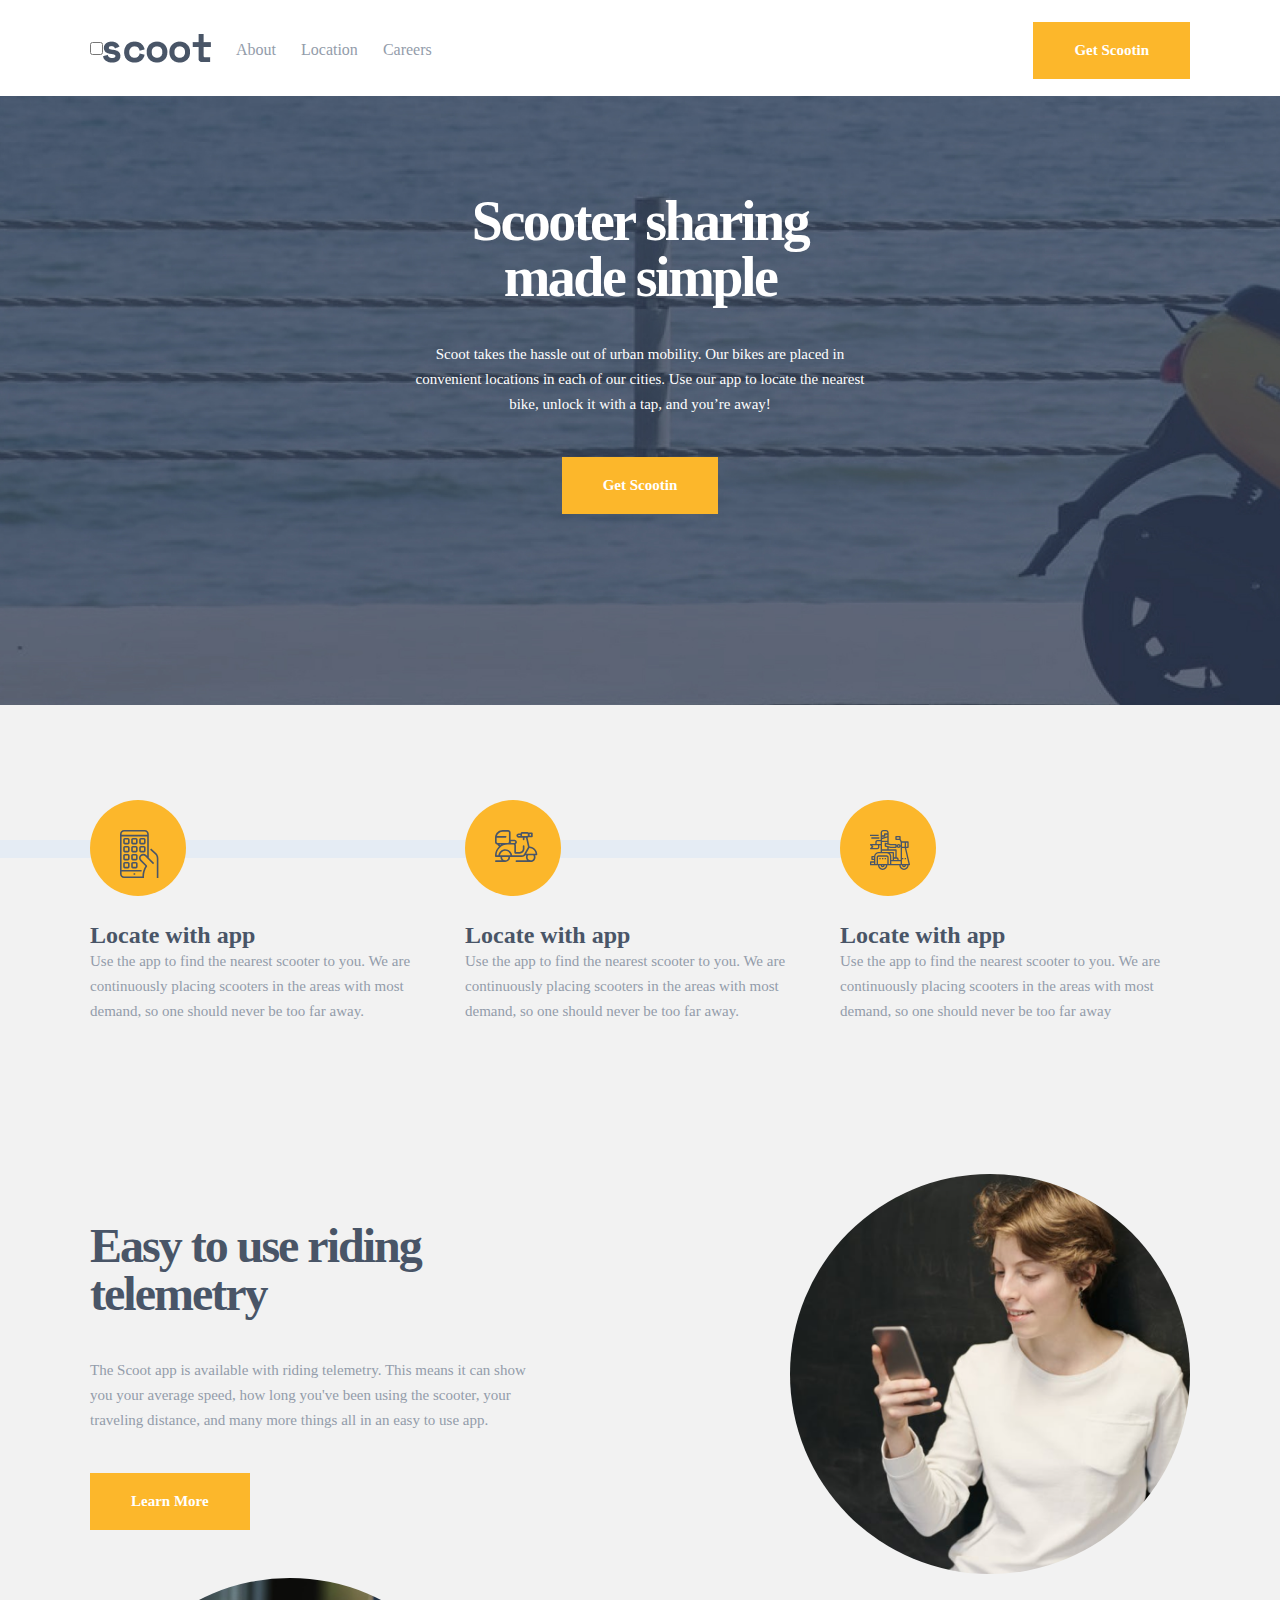
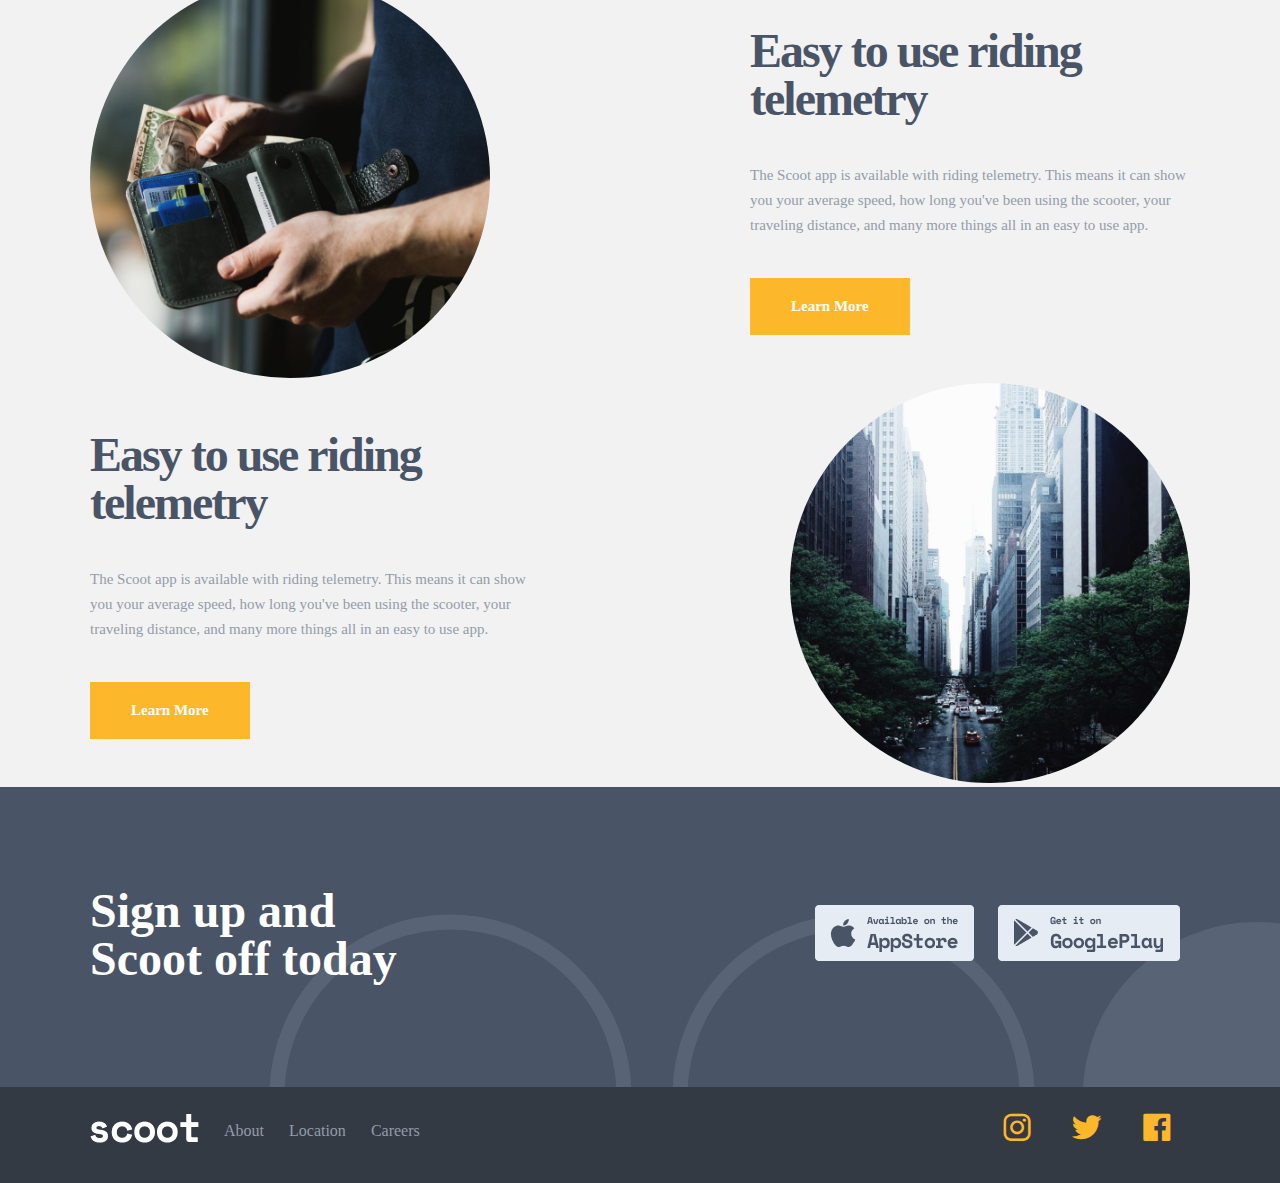
<file: index.html>
<!DOCTYPE html>
<html lang="en">

<head>
    <meta charset="UTF-8">
    <meta http-equiv="X-UA-Compatible" content="IE=edge">
    <meta name="viewport" content="width=device-width, initial-scale=1.0">
    <!-- box- icon -->
    <link href='https://unpkg.com/boxicons@2.1.4/css/boxicons.min.css' rel='stylesheet'>
    <!-- main-css -->
    <link rel="stylesheet" href="./stayles/stayle.min.css">
    <title>Scoot</title>
</head>

<body>
    <header>
        <div class="container">
            <nav class="nav">
                <ul class="nav__ul">
                    <li class="nav__ul__li">  
                        <input type="checkbox" class="check" id="checked">
                        <label for="checked" class="menue">
                            <i class='bx bx-menu nav__ul__li-manu'></i>

                            
                        
                        
                        </li>
                    <li class="nav__ul__li"><a href="#"><img src="./img/scoot.png" alt="logo"
                                class="nav__ul__li-logo"></a></li>
                    <li class="nav__ul__li"><a href="./pages/aboute.html" class="nav__ul__li-link">About</a></li>
                    <li class="nav__ul__li"><a href="./pages/locations.html" class="nav__ul__li-link">Location</a></li>
                    <li class="nav__ul__li"><a href="./pages/careers.html" class="nav__ul__li-link">Careers</a></li>
                </ul>
                <div class="nav__btn">
                    <button class="btn">Get Scootin</button>
                </div>
            </nav>
    </header>
    <main>
        <section class="header">
            <div class="container">
                <div class="header__wrapper">
                    <div class="header__wrapper__title">
                        <h1>Scooter sharing made simple</h1>
                        <p>Scoot takes the hassle out of urban mobility. Our bikes are placed in convenient locations in
                            each of our cities. Use our app to locate the nearest bike, unlock it with a tap, and you’re
                            away!</p>
                        <button class="btn">Get Scootin</button>
                    </div>
                </div>
            </div>
        </section>
        <section>
            <div class="container">
                <div class="location">
                    <div class="location__wrapper">
                        <div class="location__wrapper__card">
                            <div class="location__wrapper__card-img"><img src="./img/CombinedShape.svg" alt=""></div>
                            <div class="">
                                <h3>Locate with app</h3>
                                <p>Use the app to find the nearest scooter to you. We are continuously placing scooters
                                    in the areas with most demand, so one should never be too far away. </p>
                            </div>
                        </div>
                        <div class="location__wrapper__card">
                            <div class="location__wrapper__card-img"><img src="./img/Shape.svg" alt=""> </div>
                            <div class="">
                                <h3>Locate with app</h3>
                                <p>Use the app to find the nearest scooter to you. We are continuously placing scooters
                                    in the areas with most demand, so one should never be too far away. </p>
                            </div>
                        </div>
                        <div class="location__wrapper__card">
                            <div class="location__wrapper__card-img"><img src="./img/Shape-1.svg" alt=""></div>
                            <div class="">
                                <h3>Locate with app</h3>
                                <p>Use the app to find the nearest scooter to you. We are continuously placing scooters
                                    in the areas with most demand, so one should never be too far away</p>
                            </div>

                        </div>
                    </div>
                </div>
        </section>
        <section>
            <div class="container">
                <div class="easy">
                    <div class="easy__wrapper">
                        <div class="easy__wrapper__title">
                            <h2>Easy to use riding telemetry</h2>
                            <p>The Scoot app is available with riding telemetry. This means it can show you your average
                                speed, how long you've been using the scooter, your traveling distance, and many more
                                things all in an easy to use app.</p>
                            <button class="btn">Learn More</button>
                        </div>
                        <div class="easy__wrapper__img"><img src="./img/Bitmap11.png" alt="img"
                                srcset="./img/Bitmap11@2x.png 2x , ./img/Bitmap11.png 1x "></div>
                    </div>
                    <div class="easy__wrapper">
                        <div class="easy__wrapper__img"><img src="./img/Bitmap-12.png alt=" img-12"
                                srcset=" ./img/Bitmap12@2x-2.png 2x, ./img/Bitmap-12.png 1x "></div>
                        <div class="easy__wrapper__title">
                            <h2>Easy to use riding telemetry</h2>
                            <p>The Scoot app is available with riding telemetry. This means it can show you your average
                                speed, how long you've been using the scooter, your traveling distance, and many more
                                things all in an easy to use app.</p>
                            <button class="btn">Learn More</button>
                        </div>
                    </div>
                    <div class="easy__wrapper">
                        <div class="easy__wrapper__title">
                            <h2>Easy to use riding telemetry</h2>
                            <p>The Scoot app is available with riding telemetry. This means it can show you your average
                                speed, how long you've been using the scooter, your traveling distance, and many more
                                things all in an easy to use app.</p>
                            <button class="btn">Learn More</button>
                        </div>
                        <div class="easy__wrapper__img"><img src="./img/Bitmap-13.png" alt="img-13"
                                srcset=" ./img/Bitmap13@2x-1.png 2x , ./img/Bitmap-13.png 1x "></div>
                    </div>
                </div>
            </div>
        </section>
        <section class="sign">
            <div class="container">
                <div class="sign__wrapper">
                    <span class="sign__wrapper__title">Sign up and Scoot off today</span>
                    <div class="sign__wrapper__box">
                        <img src="./img/Group28.png" alt="apple">
                        <img src="./img/Group29.png" alt="android">
                    </div>
                </div>
            </div>

        </section>
    </main>
    <footer>
        <div class="container">
            <div class="footer">
                <ul class="footer__ul">
                    <li class="footer__ul__li"><a href="#"><img src="./img/scoot-1.png" alt="logo"
                                class="footer__ul__li-logo"></a></li>
                    <li class="footer__ul__li"><a href="./pages/aboute.html" class="footer__ul__li-link">About</a></li>
                    <li class="footer__ul__li"><a href="./pages/locations.html" class="footer__ul__li-link">Location</a>
                    </li>
                    <li class="footer__ul__li"><a href="./pages/careers.html" class="footer__ul__li-link">Careers</a>
                    </li>
                </ul>
                <div class="footer__icon">
                    <a href="https://www.instagram.com/" target="_blank"><i class='bx bxl-instagram'></i></a>
                    <a href="https://twitter.com/" target="_blank"> <i class='bx bxl-twitter'></i></a>
                    <a href="https://www.facebook.com/" target="_blank"><i class='bx bxl-facebook-square'></i></a>
                </div>
            </div>

        </div>
    </footer>
</body>

</html>
</file>
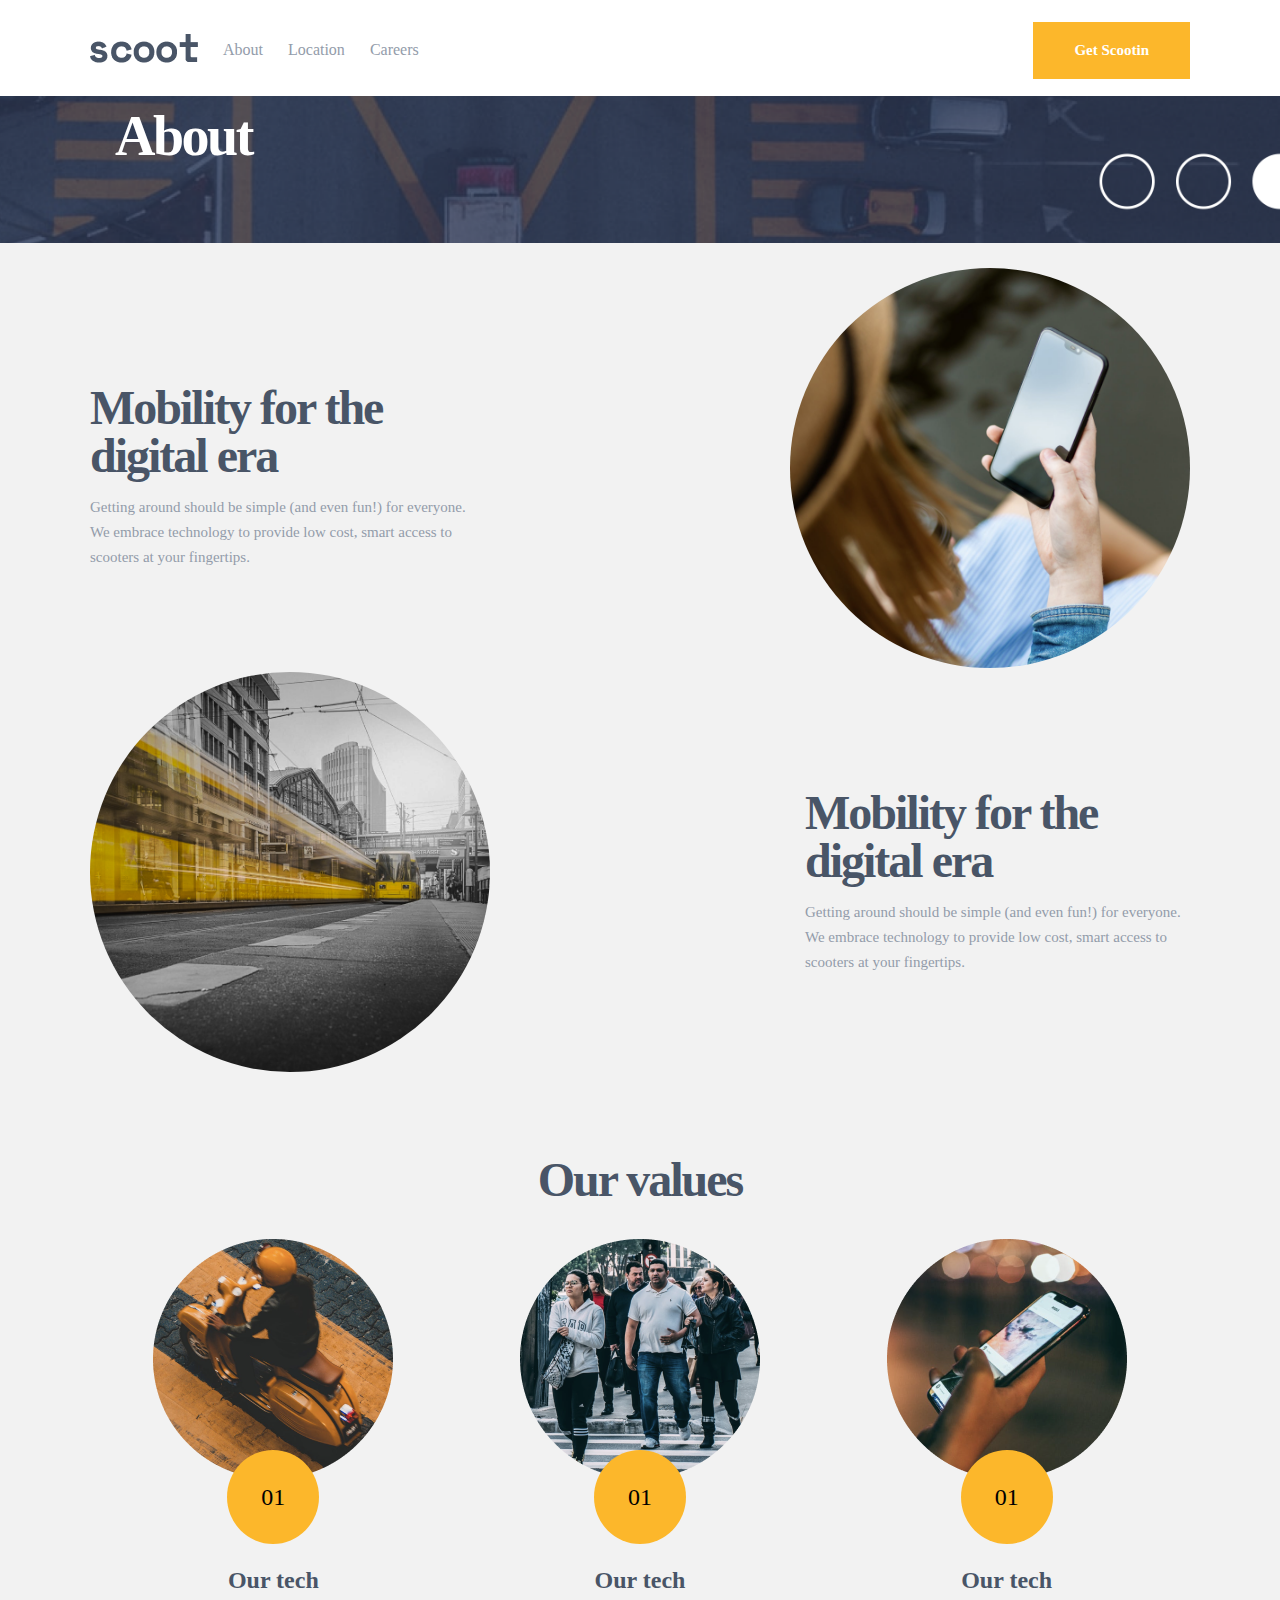
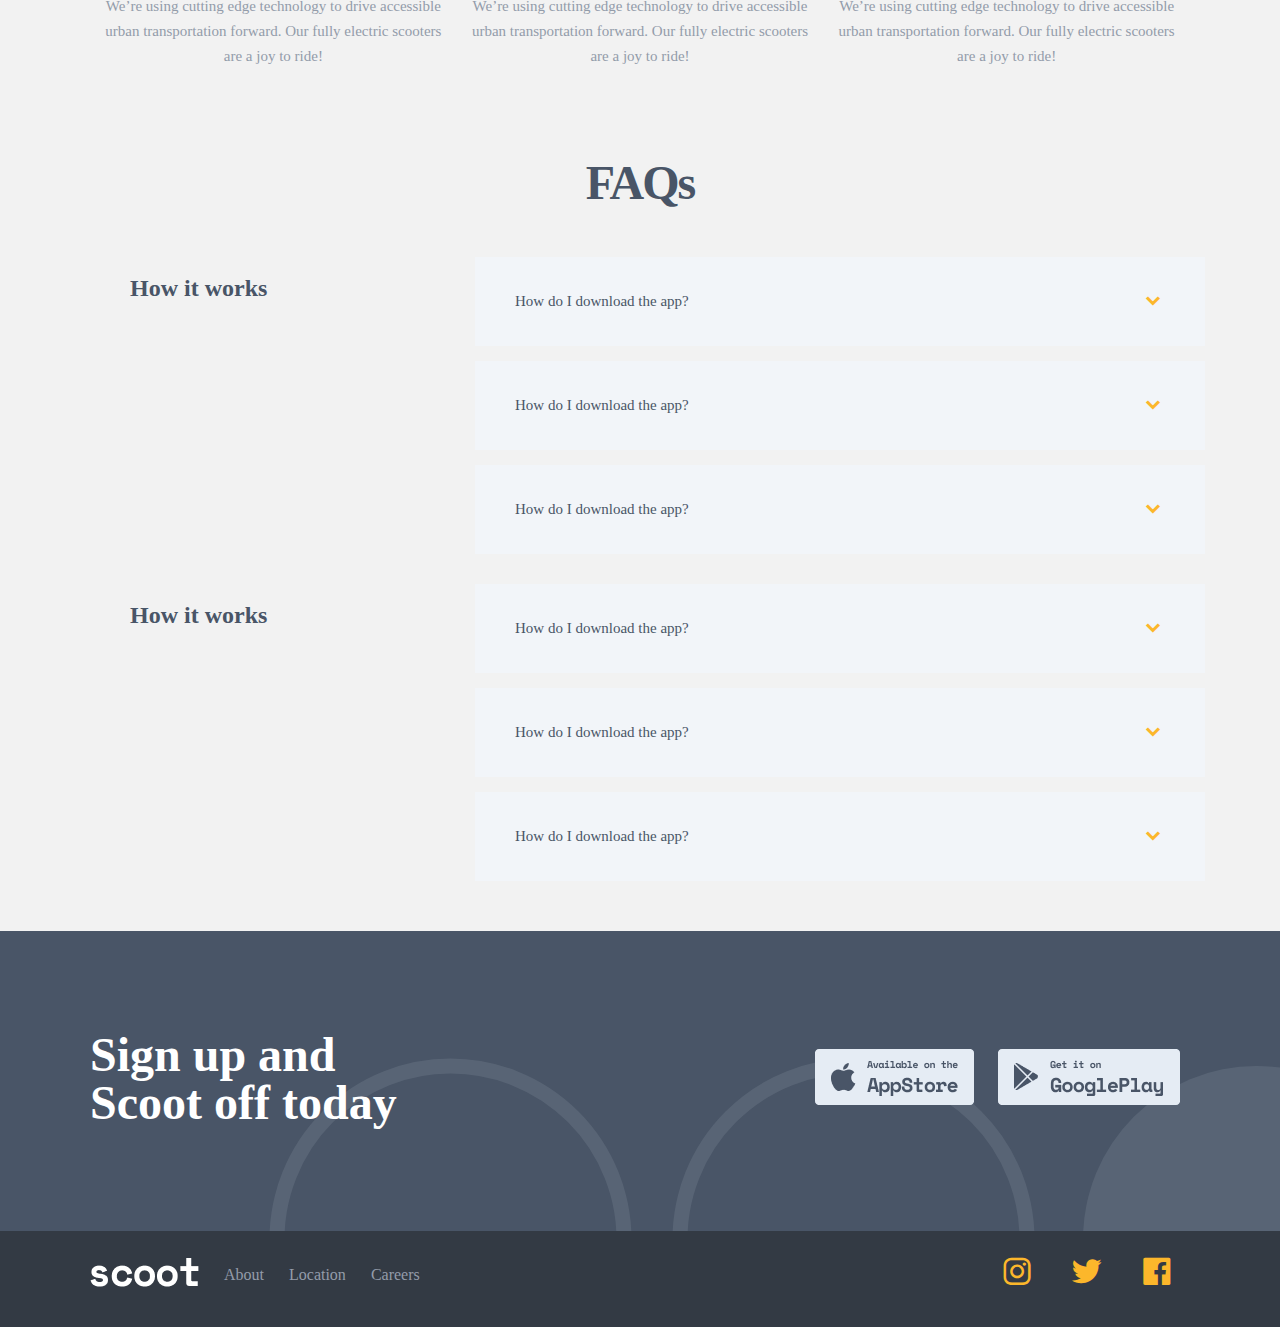
<file: pages/aboute.html>
<!DOCTYPE html>
<html lang="en">

<head>
    <meta charset="UTF-8">
    <meta http-equiv="X-UA-Compatible" content="IE=edge">
    <meta name="viewport" content="width=device-width, initial-scale=1.0">
    <!-- box- icon -->
    <link href='https://unpkg.com/boxicons@2.1.4/css/boxicons.min.css' rel='stylesheet'>
    <!-- main-css -->
    <link rel="stylesheet" href="../stayles/stayle.min.css">
    <title>Scoot</title>
</head>

<body>
    <header>
        <div class="container">
            <nav class="nav">
                <ul class="nav__ul">
                    <li class="nav__ul__li"><i class='bx bx-menu nav__ul__li-manu'></i></li>
                    <li class="nav__ul__li"><a href="../index.html"><img src="../img/scoot.png" alt="logo"
                                class="nav__ul__li-logo"></a></li>
                    <li class="nav__ul__li"><a href="aboute.html" class="nav__ul__li-link">About</a></li>
                    <li class="nav__ul__li"><a href="locations.html" class="nav__ul__li-link">Location</a></li>
                    <li class="nav__ul__li"><a href="careers.html" class="nav__ul__li-link">Careers</a></li>
                </ul>
                <div class="nav__btn">
                    <button class="btn">Get Scootin</button>
                </div>
            </nav>
        </div>
    </header>
    <main>
        <section class="aboute">
            <div class="container">
                <div class="aboute__wrapper">
                    <div class="aboute__wrapper__title">
                        <h1>About</h1>
                    </div>
                </div>
            </div>
        </section>
        <section>
            <div class="container">
                <div class="mobile">
                    <div class="mobile__wrapper">
                        <div class="mobile__wrapper__title">
                            <h2>Mobility for the digital era</h2>
                            <p>Getting around should be simple (and even fun!) for everyone. We embrace technology to
                                provide low cost, smart access to scooters at your fingertips.</p>
                        </div>
                        <div class="mobile__wrapper__img">
                            <img src="../img/Bitma2.png" alt="">
                        </div>
                    </div>
                    <div class="mobile__wrapper">
                        <div class="mobile__wrapper__img">
                            <img src="../img/Bitm55.png" alt="">
                        </div>
                        <div class="mobile__wrapper__title">
                            <h2>Mobility for the digital era</h2>
                            <p>Getting around should be simple (and even fun!) for everyone. We embrace technology to
                                provide low cost, smart access to scooters at your fingertips.</p>
                        </div>

                    </div>
                </div>
            </div>
        </section>
        <section>
            <div class="container">
                <div class="value">
                    <h2>Our values</h2>
                    <div class="value__wrapper">
                        <div class="value__wrapper__card">
                            <div class="value__wrapper__card-img">
                                <img src="../img/BitmapCopy.png" alt="">
                                <span>01</span>
                            </div>
                            <div class="value__wrapper__card-title">
                                <h3>Our tech</h3>
                                <p>We’re using cutting edge technology to drive accessible urban transportation forward. Our fully electric scooters are a joy to ride!</p>
                            </div>
                        </div>
                        <div class="value__wrapper__card">
                            <div class="value__wrapper__card-img">
                                <img src="../img/BitmapCopy-1.png" alt="">
                                <span>01</span>
                            </div>
                            <div class="value__wrapper__card-title">
                                <h3>Our tech</h3>
                                <p>We’re using cutting edge technology to drive accessible urban transportation forward. Our fully electric scooters are a joy to ride!</p>
                            </div>
                        </div>
                        <div class="value__wrapper__card">
                            <div class="value__wrapper__card-img">
                                <img src="../img/BitmapCopy-2.png" alt="">
                                <span>01</span>
                            </div>
                            <div class="value__wrapper__card-title">
                                <h3>Our tech</h3>
                                <p>We’re using cutting edge technology to drive accessible urban transportation forward. Our fully electric scooters are a joy to ride!</p>
                            </div>
                        </div>
                    </div>
                </div>
            </div>
        </section>
        <section>
            <div class="container">
                <div class="faq">
                    <h2>FAQs</h2>
                    <div class="faq__wrapper">
                        <div class="faq__wrapper__right">
                            <h3>How it works</h3>
                        </div>
                        <div class="faq__wrapper__left">
                            <div class="faq__wrapper__left-box">
                                <h4>How do I download the app?</h4>
                                <i class='bx bxs-chevron-down'></i>
                            </div>
                            <div class="faq__wrapper__left-box">
                                <h4>How do I download the app?</h4>
                                <i class='bx bxs-chevron-down'></i>
                            </div>
                            <div class="faq__wrapper__left-box">
                                <h4>How do I download the app?</h4>
                                <i class='bx bxs-chevron-down'></i>
                            </div>
                        </div>
                    </div>
                    <div class="faq__wrapper">
                        <div class="faq__wrapper__right">
                            <h3>How it works</h3>                            
                        </div>
                        <div class="faq__wrapper__left">
                            <div class="faq__wrapper__left-box">
                                <h4>How do I download the app?</h4>
                                <i class='bx bxs-chevron-down'></i>
                            </div>
                            <div class="faq__wrapper__left-box">
                                <h4>How do I download the app?</h4>
                                <i class='bx bxs-chevron-down'></i>
                            </div>
                            <div class="faq__wrapper__left-box">
                                <h4>How do I download the app?</h4>
                                <i class='bx bxs-chevron-down'></i>
                            </div>
                        </div>
                    </div>
                </div>
            </div>
        </section>
        <section class="sign">
            <div class="container">
                <div class="sign__wrapper">
                    <span class="sign__wrapper__title">Sign up and Scoot off today</span>
                    <div class="sign__wrapper__box">
                        <img src="../img/Group28.png" alt="apple">
                        <img src="../img/Group29.png" alt="android">
                    </div>
                </div>
            </div>

        </section>
    </main>
    <footer>
        <div class="container">
            <div class="footer">
                <ul class="footer__ul">
                    <li class="footer__ul__li"><a href="../index.html"><img src="../img/scoot-1.png" alt="logo"
                                class="footer__ul__li-logo"></a></li>
                    <li class="footer__ul__li"><a href="aboute.html" class="footer__ul__li-link">About</a></li>
                    <li class="footer__ul__li"><a href="locations.html" class="footer__ul__li-link">Location</a>
                    </li>
                    <li class="footer__ul__li"><a href="careers.html" class="footer__ul__li-link">Careers</a>
                    </li>
                </ul>
                <div class="footer__icon">
                    <a href="https://www.instagram.com/" target="_blank"><i class='bx bxl-instagram'></i></a>
                    <a href="https://twitter.com/" target="_blank"> <i class='bx bxl-twitter'></i></a>
                    <a href="https://www.facebook.com/" target="_blank"><i class='bx bxl-facebook-square'></i></a>

                </div>
            </div>

        </div>
    </footer>
</body>

</html>
</file>
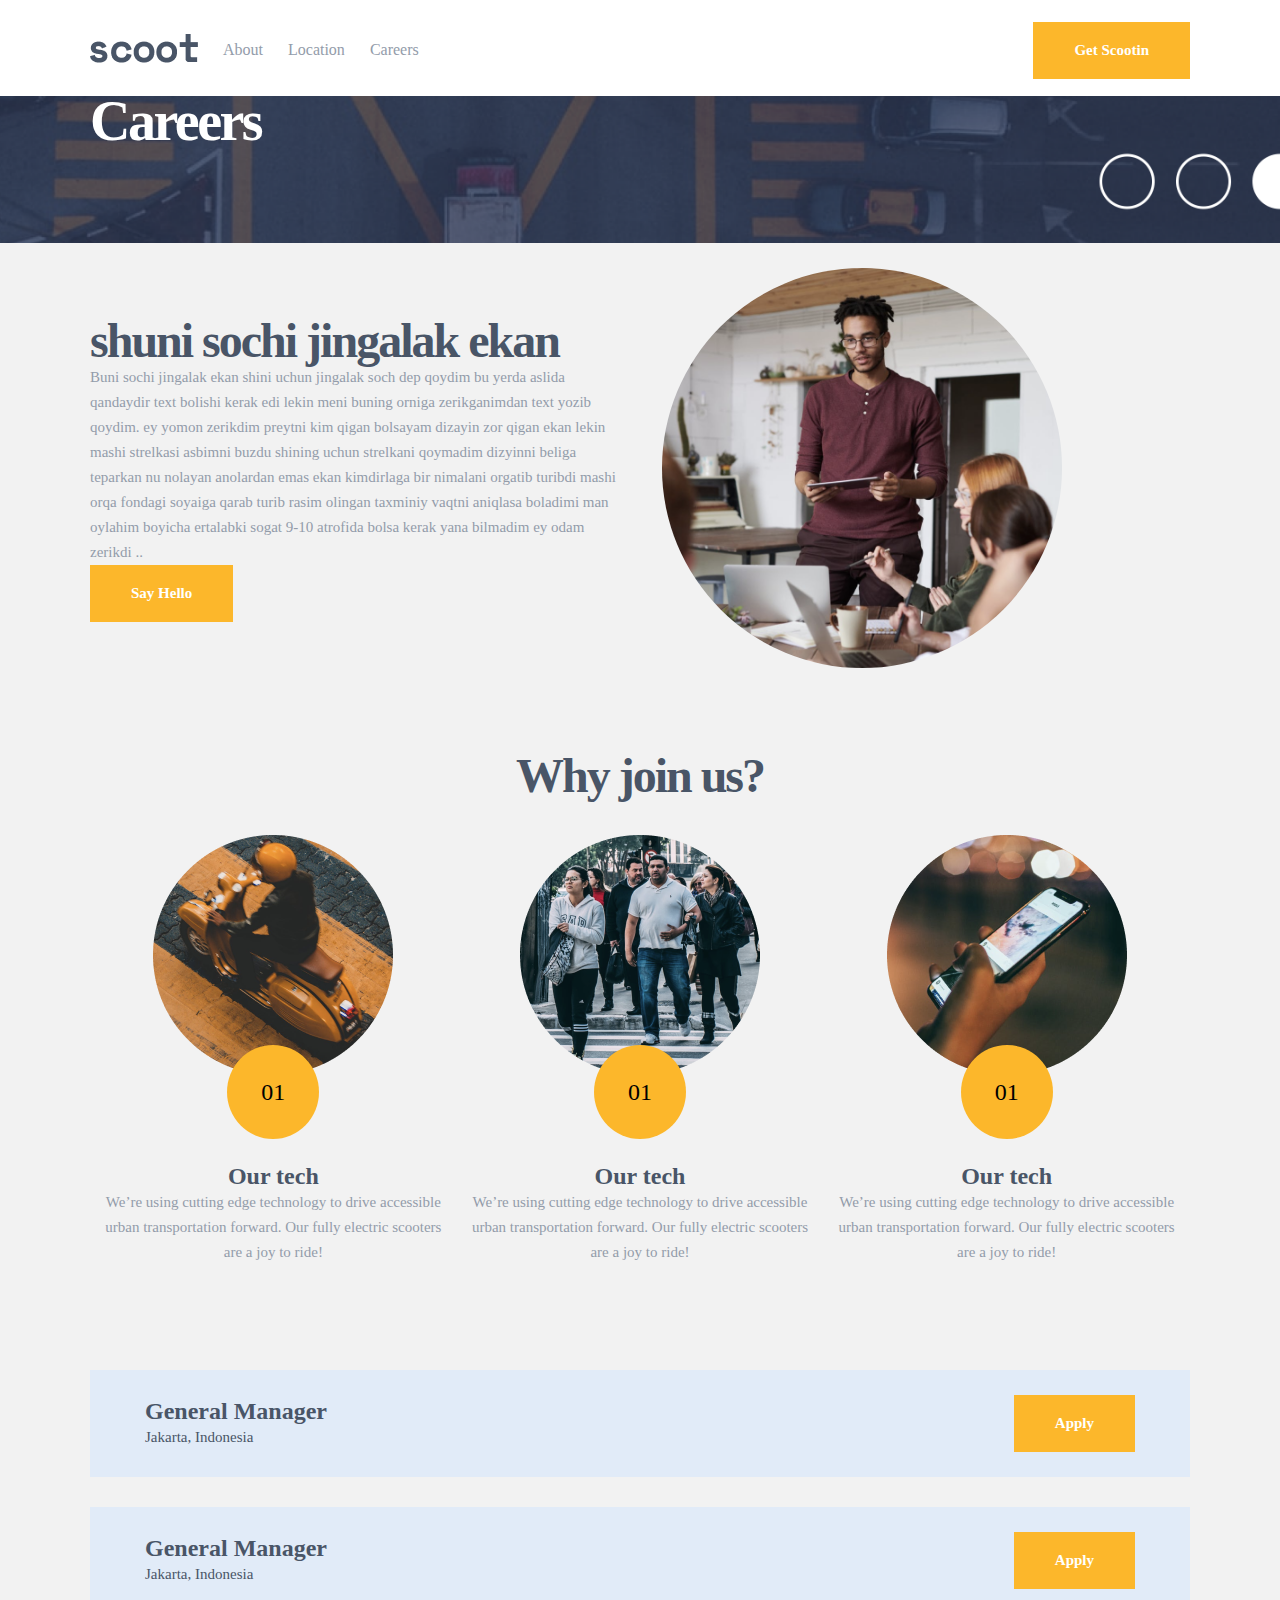
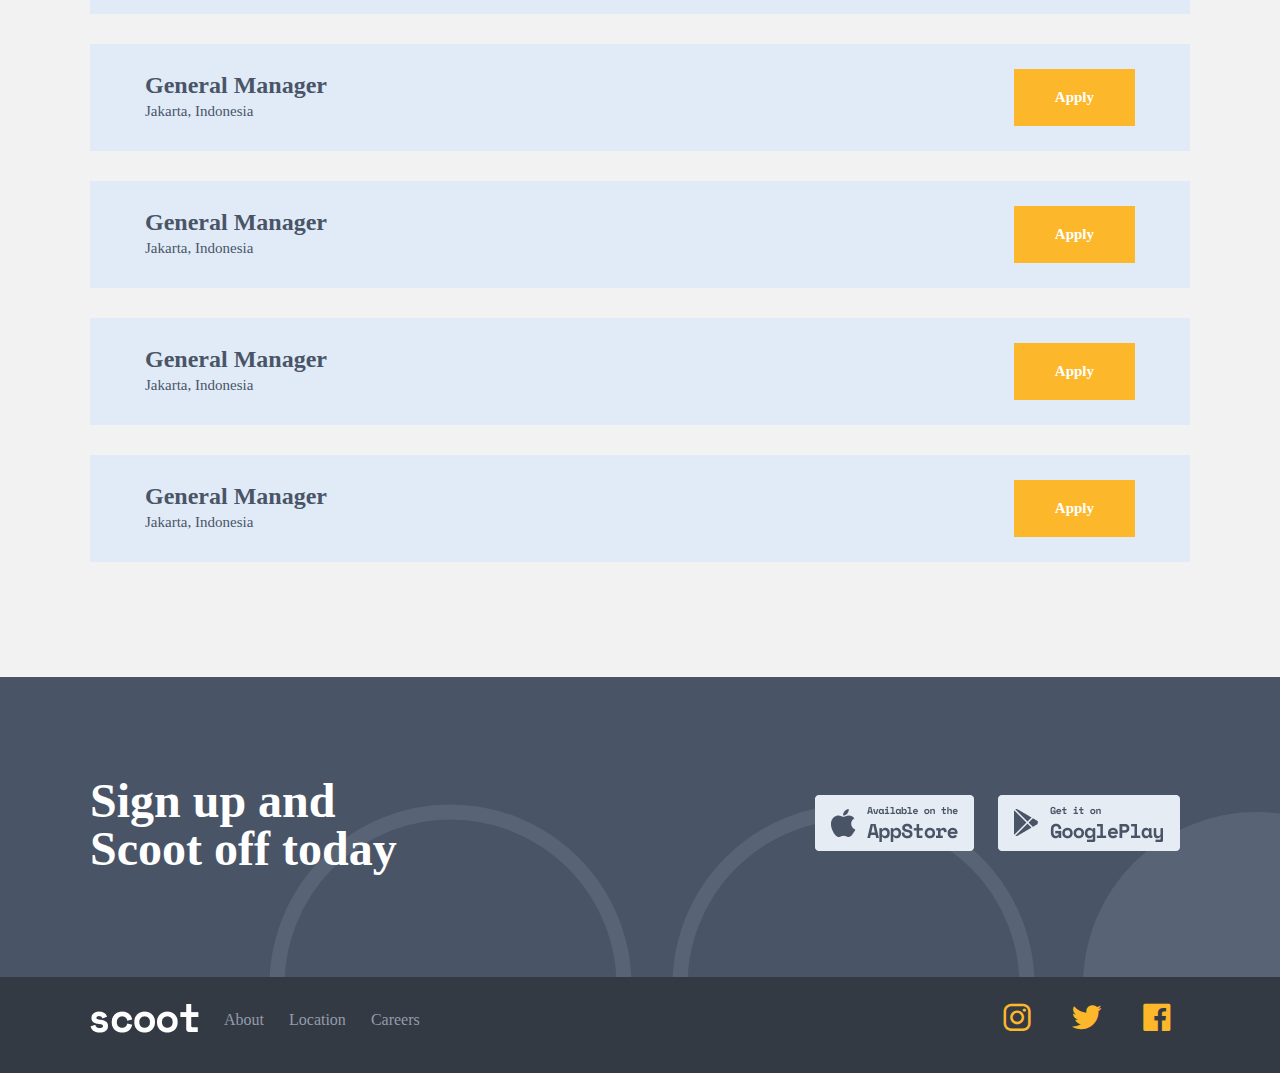
<file: pages/careers.html>
<!DOCTYPE html>
<html lang="en">

<head>
    <meta charset="UTF-8">
    <meta http-equiv="X-UA-Compatible" content="IE=edge">
    <meta name="viewport" content="width=device-width, initial-scale=1.0">
    <!-- box- icon -->
    <link href='https://unpkg.com/boxicons@2.1.4/css/boxicons.min.css' rel='stylesheet'>
    <!-- main-css -->
    <link rel="stylesheet" href="../stayles/stayle.min.css">
    <title>Scoot</title>
</head>

<body>
    <header>
        <div class="container">
            <nav class="nav">
                <ul class="nav__ul">
                    <li class="nav__ul__li"><i class='bx bx-menu nav__ul__li-manu'></i></li>
                    <li class="nav__ul__li"><a href="../index.html"><img src="../img/scoot.png" alt="logo"
                                class="nav__ul__li-logo"></a></li>
                    <li class="nav__ul__li"><a href="aboute.html" class="nav__ul__li-link">About</a></li>
                    <li class="nav__ul__li"><a href="locations.html" class="nav__ul__li-link">Location</a></li>
                    <li class="nav__ul__li"><a href="careers.html" class="nav__ul__li-link">Careers</a></li>
                </ul>
                <div class="nav__btn">
                    <button class="btn">Get Scootin</button>
                </div>
            </nav>
        </div>
    </header>
    <main>
        <section class="cersec">
            <div class="container">
                <div class="cercec__wrapper">
                    <h1>Careers</h1>
                </div>
            </div>
        </section>
        <section>
            <div class="container">
                <div class="jingalak">
                    <div class="jingalak__wrapper">
                        <div class="jingalak__wrapper__card">
                            <h2>shuni sochi jingalak ekan</h2>
                            <p>Buni sochi jingalak ekan shini uchun jingalak soch dep qoydim bu yerda aslida qandaydir text bolishi kerak edi lekin meni buning orniga zerikganimdan text yozib qoydim. ey yomon zerikdim preytni kim qigan bolsayam dizayin zor qigan ekan lekin mashi strelkasi asbimni buzdu shining uchun strelkani qoymadim dizyinni beliga teparkan  nu nolayan anolardan emas ekan kimdirlaga bir nimalani orgatib turibdi  mashi orqa fondagi soyaiga qarab turib rasim olingan taxminiy vaqtni aniqlasa boladimi man oylahim boyicha ertalabki sogat 9-10 atrofida bolsa kerak yana bilmadim    ey odam zerikdi ..</p>
                            <button class="btn">Say Hello</button>
                        </div>
                        <div class="jingalak__wrapper__card">
                            <img src="../img/Bitma3.png" alt="jimgalak">
                        </div>
                    </div>
                </div>
            </div>
        </section>
        <section>
            <div class="container">
                <div class="value">
                    <h2>Why join us?</h2>
                    <div class="value__wrapper">
                        <div class="value__wrapper__card">
                            <div class="value__wrapper__card-img">
                                <img src="../img/BitmapCopy.png" alt="">
                                <span>01</span>
                            </div>
                            <div class="value__wrapper__card-title">
                                <h3>Our tech</h3>
                                <p>We’re using cutting edge technology to drive accessible urban transportation forward. Our fully electric scooters are a joy to ride!</p>
                            </div>
                        </div>
                        <div class="value__wrapper__card">
                            <div class="value__wrapper__card-img">
                                <img src="../img/BitmapCopy-1.png" alt="">
                                <span>01</span>
                            </div>
                            <div class="value__wrapper__card-title">
                                <h3>Our tech</h3>
                                <p>We’re using cutting edge technology to drive accessible urban transportation forward. Our fully electric scooters are a joy to ride!</p>
                            </div>
                        </div>
                        <div class="value__wrapper__card">
                            <div class="value__wrapper__card-img">
                                <img src="../img/BitmapCopy-2.png" alt="">
                                <span>01</span>
                            </div>
                            <div class="value__wrapper__card-title">
                                <h3>Our tech</h3>
                                <p>We’re using cutting edge technology to drive accessible urban transportation forward. Our fully electric scooters are a joy to ride!</p>
                            </div>
                        </div>
                    </div>
                </div>
            </div>
        </section>
        <section>
            <div class="container">
                <div class="apply">
                    <div class="apply__wrapper">
                        <div class="apply__wrapper__card">
                            <div class="apply__wrapper__card-title">
                                <h3>General Manager</h3>
                                <h4>Jakarta, Indonesia</h4>    
                            </div>
                            <button class="btn">Apply</button>
                        </div>
                        <div class="apply__wrapper__card">
                            <div class="apply__wrapper__card-title">
                                <h3>General Manager</h3>
                                <h4>Jakarta, Indonesia</h4>    
                            </div>
                            <button class="btn">Apply</button>
                        </div>
                        <div class="apply__wrapper__card">
                            <div class="apply__wrapper__card-title">
                                <h3>General Manager</h3>
                                <h4>Jakarta, Indonesia</h4>    
                            </div>
                            <button class="btn">Apply</button>
                        </div>
                        <div class="apply__wrapper__card">
                            <div class="apply__wrapper__card-title">
                                <h3>General Manager</h3>
                                <h4>Jakarta, Indonesia</h4>    
                            </div>
                            <button class="btn">Apply</button>
                        </div>
                        <div class="apply__wrapper__card">
                            <div class="apply__wrapper__card-title">
                                <h3>General Manager</h3>
                                <h4>Jakarta, Indonesia</h4>    
                            </div>
                            <button class="btn">Apply</button>
                        </div>
                        <div class="apply__wrapper__card">
                            <div class="apply__wrapper__card-title">
                                <h3>General Manager</h3>
                                <h4>Jakarta, Indonesia</h4>    
                            </div>
                            <button class="btn">Apply</button>
                        </div>
                    </div>
                </div>
            </div>
        </section>
        <section class="sign">
            <div class="container">
                <div class="sign__wrapper">
                    <span class="sign__wrapper__title">Sign up and Scoot off today</span>
                    <div class="sign__wrapper__box">
                        <img src="../img/Group28.png" alt="apple">
                        <img src="../img/Group29.png" alt="android">
                    </div>
                </div>
            </div>

        </section>
    </main>
    <footer>
        <div class="container">
            <div class="footer">
                <ul class="footer__ul">
                    <li class="footer__ul__li"><a href="../index.html"><img src="../img/scoot-1.png" alt="logo"
                                class="footer__ul__li-logo"></a></li>
                    <li class="footer__ul__li"><a href="aboute.html" class="footer__ul__li-link">About</a></li>
                    <li class="footer__ul__li"><a href="locations.html" class="footer__ul__li-link">Location</a>
                    </li>
                    <li class="footer__ul__li"><a href="careers.html" class="footer__ul__li-link">Careers</a>
                    </li>
                </ul>
                <div class="footer__icon">
                    <a href="https://www.instagram.com/" target="_blank"><i class='bx bxl-instagram'></i></a>
                    <a href="https://twitter.com/" target="_blank"> <i class='bx bxl-twitter'></i></a>
                    <a href="https://www.facebook.com/" target="_blank"><i class='bx bxl-facebook-square'></i></a>

                </div>
            </div>

        </div>
    </footer>
</body>

</html>
</file>
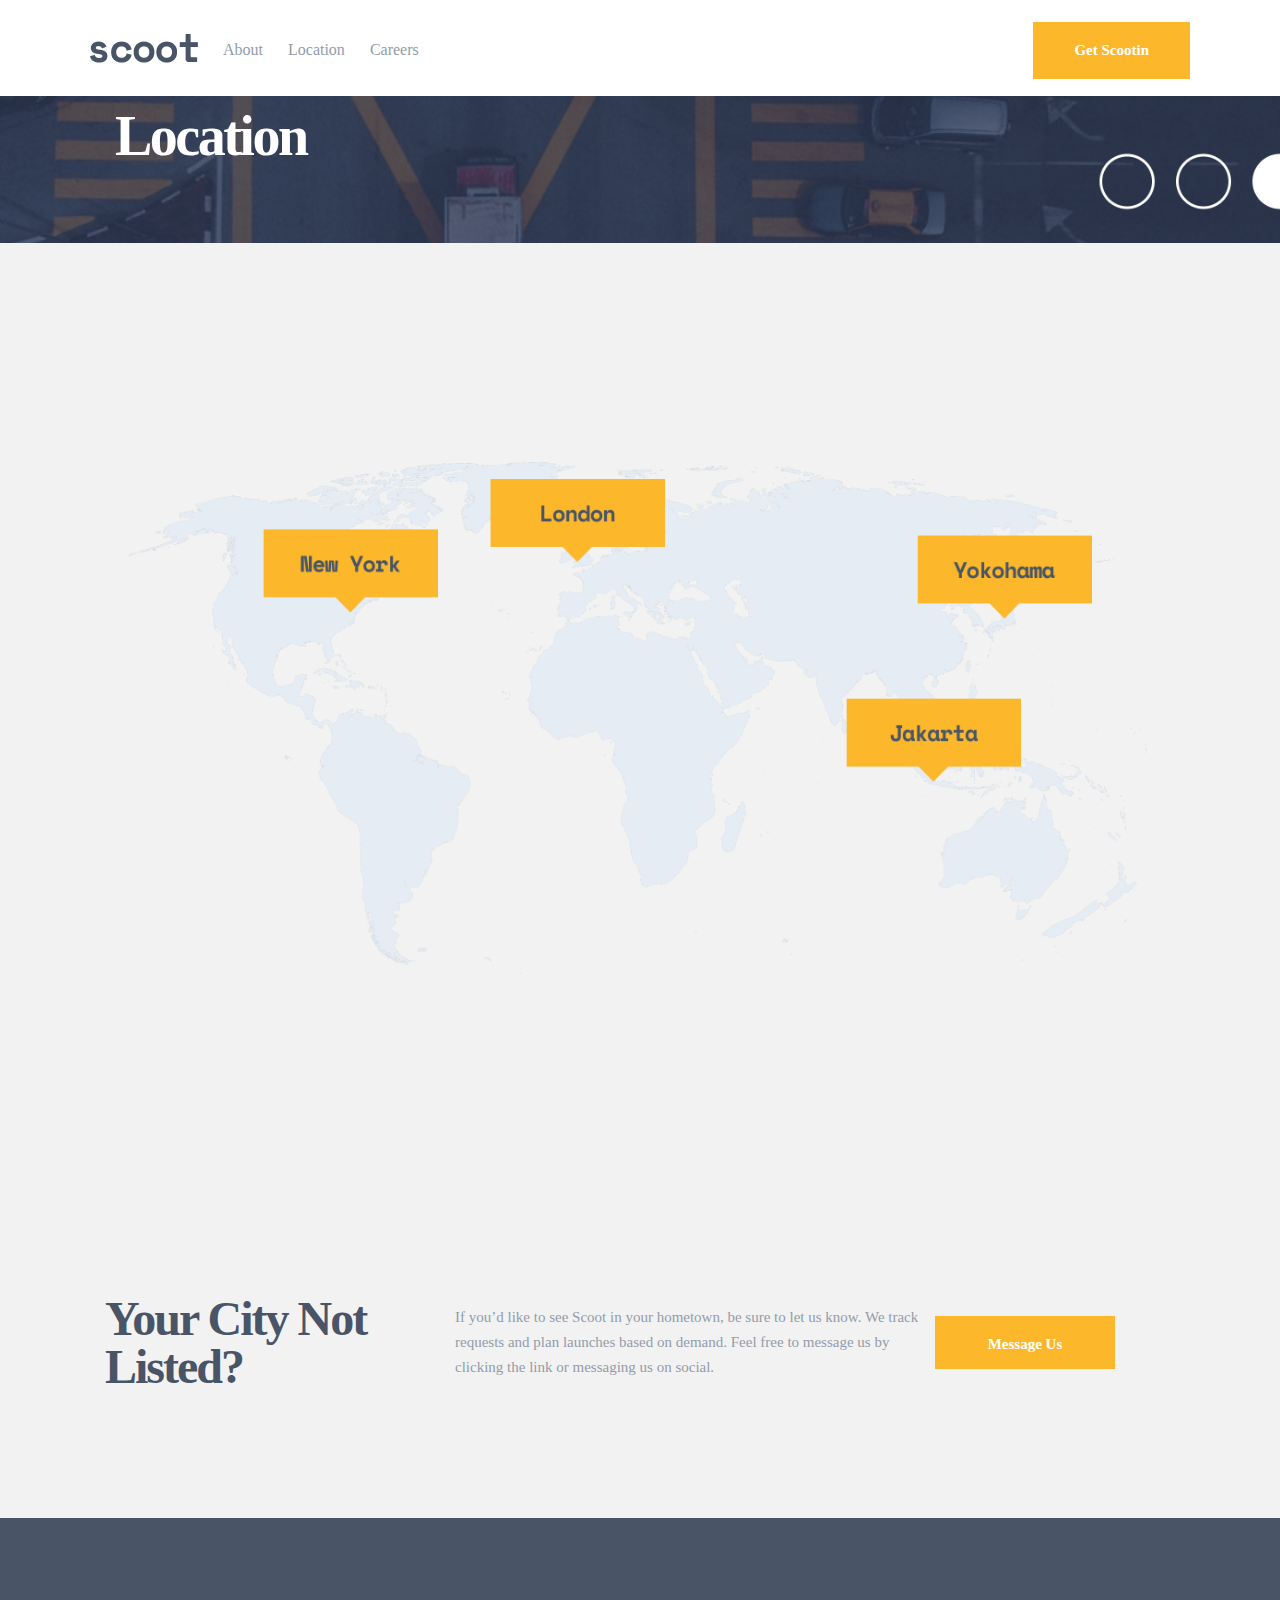
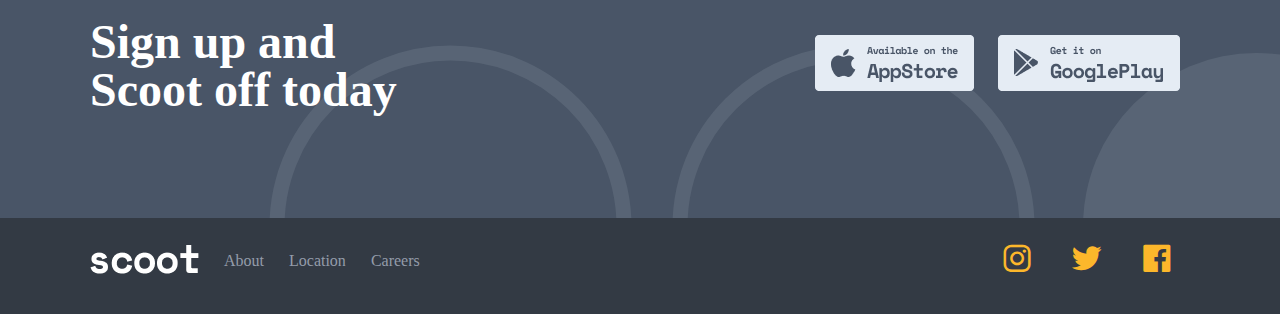
<file: pages/locations.html>
<!DOCTYPE html>
<html lang="en">

<head>
    <meta charset="UTF-8">
    <meta http-equiv="X-UA-Compatible" content="IE=edge">
    <meta name="viewport" content="width=device-width, initial-scale=1.0">
    <!-- box- icon -->
    <link href='https://unpkg.com/boxicons@2.1.4/css/boxicons.min.css' rel='stylesheet'>
    <!-- main-css -->
    <link rel="stylesheet" href="../stayles/stayle.min.css">
    <title>Scoot</title>
</head>

<body>
    <header>
        <div class="container">
            <nav class="nav">
                <ul class="nav__ul">
                    <li class="nav__ul__li"><i class='bx bx-menu nav__ul__li-manu'></i></li>
                    <li class="nav__ul__li"><a href="../index.html"><img src="../img/scoot.png" alt="logo"
                                class="nav__ul__li-logo"></a></li>
                    <li class="nav__ul__li"><a href="aboute.html" class="nav__ul__li-link">About</a></li>
                    <li class="nav__ul__li"><a href="locations.html" class="nav__ul__li-link">Location</a></li>
                    <li class="nav__ul__li"><a href="careers.html" class="nav__ul__li-link">Careers</a></li>
                </ul>
                <div class="nav__btn">
                    <button class="btn">Get Scootin</button>
                </div>
            </nav>
        </div>
    </header>
    <main>
        <section class="locti">
            <div class="container">
                <div class="locti__wrapper">
                    <div class="locti__wrapper__title">
                        <h1>Location</h1>
                    </div>
                </div>
            </div>
        </section>
        <section >
            <div class="conatiner">
                <div class="map" >
                    
                </div>
            </div>
        </section>
        <section>
            <div class="container">
                <div class="tuga">
                    <div class=" tuga__wrapper">
                        <span>New York</span>
                        <span>London</span>
                        <span>Jakarta</span>
                        <span>Yokohama</span>
                    </div>
                    <div class="tuga__box">
                        <h2>Your City Not Listed?</h2>
                        <p>If you’d like to see Scoot in your hometown, be sure to let us know. We track requests and plan launches based on demand. Feel free to message us by clicking the link or messaging us on social.</p>
                        <button class="btn">Message Us</button>
                    </div>
                </div>
            </div>
        </section>
        <section class="sign">
            <div class="container">
                <div class="sign__wrapper">
                    <span class="sign__wrapper__title">Sign up and Scoot off today</span>
                    <div class="sign__wrapper__box">
                        <img src="../img/Group28.png" alt="apple">
                        <img src="../img/Group29.png" alt="android">
                    </div>
                </div>
            </div>
        </section>
    </main>
    <footer>
        <div class="container">
            <div class="footer">
                <ul class="footer__ul">
                    <li class="footer__ul__li"><a href="../index.html"><img src="../img/scoot-1.png" alt="logo"
                                class="footer__ul__li-logo"></a></li>
                    <li class="footer__ul__li"><a href="aboute.html" class="footer__ul__li-link">About</a></li>
                    <li class="footer__ul__li"><a href="locations.html" class="footer__ul__li-link">Location</a>
                    </li>
                    <li class="footer__ul__li"><a href="careers.html" class="footer__ul__li-link">Careers</a>
                    </li>
                </ul>
                <div class="footer__icon">
                    <a href="https://www.instagram.com/" target="_blank"><i class='bx bxl-instagram'></i></a>
                    <a href="https://twitter.com/" target="_blank"> <i class='bx bxl-twitter'></i></a>
                    <a href="https://www.facebook.com/" target="_blank"><i class='bx bxl-facebook-square'></i></a>
                </div>
            </div>

        </div>
    </footer>
</body>

</html>
</file>
<file: stayles/stayle.min.css>
/*! normalize.css v8.0.1 | MIT License | github.com/necolas/normalize.css */html{line-height:1.15;-webkit-text-size-adjust:100%}body{margin:0}main{display:block}h1{font-size:2em;margin:.67em 0}hr{-webkit-box-sizing:content-box;box-sizing:content-box;height:0;overflow:visible}pre{font-family:monospace,monospace;font-size:1em}a{background-color:rgba(0,0,0,0)}abbr[title]{border-bottom:none;text-decoration:underline;-webkit-text-decoration:underline dotted;text-decoration:underline dotted}b,strong{font-weight:bolder}code,kbd,samp{font-family:monospace,monospace;font-size:1em}small{font-size:80%}sub,sup{font-size:75%;line-height:0;position:relative;vertical-align:baseline}sub{bottom:-0.25em}sup{top:-0.5em}img{border-style:none}button,input,optgroup,select,textarea{font-family:inherit;font-size:100%;line-height:1.15;margin:0}button,input{overflow:visible}button,select{text-transform:none}button,[type=button],[type=reset],[type=submit]{-webkit-appearance:button}button::-moz-focus-inner,[type=button]::-moz-focus-inner,[type=reset]::-moz-focus-inner,[type=submit]::-moz-focus-inner{border-style:none;padding:0}button:-moz-focusring,[type=button]:-moz-focusring,[type=reset]:-moz-focusring,[type=submit]:-moz-focusring{outline:1px dotted ButtonText}fieldset{padding:.35em .75em .625em}legend{-webkit-box-sizing:border-box;box-sizing:border-box;color:inherit;display:table;max-width:100%;padding:0;white-space:normal}progress{vertical-align:baseline}textarea{overflow:auto}[type=checkbox],[type=radio]{-webkit-box-sizing:border-box;box-sizing:border-box;padding:0}[type=number]::-webkit-inner-spin-button,[type=number]::-webkit-outer-spin-button{height:auto}[type=search]{-webkit-appearance:textfield;outline-offset:-2px}[type=search]::-webkit-search-decoration{-webkit-appearance:none}::-webkit-file-upload-button{-webkit-appearance:button;font:inherit}details{display:block}summary{display:list-item}template{display:none}[hidden]{display:none}@font-face{font-family:"Roboto",sans-serif;font-family:"Space Mono",monospace;src:url("https://fonts.googleapis.com/css2?family=Roboto&family=Space+Mono:wght@400;700&display=swap")}h1{font-family:"Space Mono";font-style:normal;font-weight:700;font-size:56px;line-height:56px;letter-spacing:-2.5px;color:#fff}h2{font-family:"Space Mono";font-style:normal;font-weight:700;font-size:48px;line-height:48px;letter-spacing:-2px;color:#495567}h3{font-family:"Space Mono";font-style:normal;font-weight:700;font-size:24px;line-height:28px;letter-spacing:-1;color:#495567}h4{font-family:"Lexend Deca";font-style:normal;font-weight:400;font-size:15px;line-height:25px;color:#495567}p{font-family:"Lexend Deca";font-style:normal;font-weight:400;font-size:15px;line-height:25px;color:#939caa}@media only screen and (max-width: 768px){h1{font-weight:700;font-size:40px;line-height:40px;letter-spacing:-1.7px}h2{font-size:32px;line-height:32px;letter-spacing:-1.4px}h3{font-size:20px;line-height:28px;letter-spacing:-0.8}h4{font-size:15px;line-height:25px}}*{margin:0;padding:0;-webkit-box-sizing:border-box;box-sizing:border-box}*::after,*::before{margin:0;padding:0;-webkit-box-sizing:border-box;box-sizing:border-box}body{background:#f2f2f2}.btn{font-family:"Space Mono";font-style:normal;font-weight:700;font-size:15px;line-height:25px;text-align:center;background:#fcb72b;padding:15px 40px;color:#fff;border:1px solid #fcb72b;cursor:pointer}.btn:hover{background:rgba(0,0,0,0);border:1px solid #fcb72b;color:#fcb72b}header{background-color:#fff;position:fixed;width:100%;height:96px;padding:22px 0;top:0;left:0;right:0;z-index:999}header .nav{display:-webkit-box;display:-ms-flexbox;display:flex;width:100%;-webkit-box-align:center;-ms-flex-align:center;align-items:center;-webkit-box-pack:justify;-ms-flex-pack:justify;justify-content:space-between}header .nav__ul{list-style-type:none;display:-webkit-box;display:-ms-flexbox;display:flex;width:380px;-webkit-box-pack:start;-ms-flex-pack:start;justify-content:flex-start;-webkit-box-align:center;-ms-flex-align:center;align-items:center}header .nav__ul__li:nth-child(3){margin-left:25px}header .nav__ul__li:nth-child(4){margin-left:25px}header .nav__ul__li:nth-child(5){margin-left:25px}header .nav__ul__li-link{text-decoration:none;color:#939caa}header .nav__ul__li-link:hover{color:#fcb72b}header .nav__ul__li-manu{font-size:25px;color:#fcb72b;display:none}@media only screen and (max-width: 576px){header{background-color:#fff;position:fixed;width:100%;height:64px;padding:22px 32px}header .nav{display:-webkit-box;display:-ms-flexbox;display:flex;width:100%;-webkit-box-align:center;-ms-flex-align:center;align-items:center;-webkit-box-pack:justify;-ms-flex-pack:justify;justify-content:space-between}header .nav__ul{list-style-type:none;display:-webkit-box;display:-ms-flexbox;display:flex;width:576px;-webkit-box-pack:justify;-ms-flex-pack:justify;justify-content:space-between;-webkit-box-orient:horizontal;-webkit-box-direction:reverse;-ms-flex-direction:row-reverse;flex-direction:row-reverse;-webkit-box-align:center;-ms-flex-align:center;align-items:center}header .nav__ul__li:nth-child(3){display:none}header .nav__ul__li:nth-child(4){display:none}header .nav__ul__li:nth-child(5){display:none}header .nav__ul__li-link{display:none}header .nav__ul__li-link:hover{color:#fcb72b}header .nav__ul__li-logo{width:75px;height:20px}header .nav__ul__li-manu{font-size:25px;color:#fcb72b;display:block}header .nav__btn{display:none}.menue{position:fixed;width:50%;height:100%;background-color:red;right:-100%;top:0;-webkit-transition:1s;transition:1s;display:-webkit-box;display:-ms-flexbox;display:flex;-webkit-box-orient:vertical;-webkit-box-direction:normal;-ms-flex-direction:column;flex-direction:column;-webkit-box-align:start;-ms-flex-align:start;align-items:flex-start;-webkit-box-pack:start;-ms-flex-pack:start;justify-content:flex-start;-webkit-box-shadow:-3px 0px 50px rgba(36,33,33,.66);box-shadow:-3px 0px 50px rgba(36,33,33,.66)}}.container{max-width:1100px;margin:0 auto}.header{position:relative;top:55px;background:url(../../../img/Bitmapbg.jpg);width:100%;height:650px;background-repeat:no-repeat;background-size:cover;background-attachment:fixed;z-index:-1}.header__wrapper{display:-webkit-box;display:-ms-flexbox;display:flex;width:100%;-ms-flex-pack:distribute;justify-content:space-around;-webkit-box-align:center;-ms-flex-align:center;align-items:center;text-align:center}.header__wrapper__title{margin-top:100px;width:450px}.header__wrapper__title p{color:#fff !important;position:relative}.header__wrapper__title p::before{position:absolute;display:inline-block;width:210px;height:18px;top:35px;left:-220px;background-color:#fcb72b}.header__wrapper__title p::after{display:inline-block;position:absolute;width:450px;height:150px;top:35px;left:300px;background:url(../../../img/Group8.svg)}.header__wrapper__title button{margin-top:40px}@media(-webkit-min-device-pixel-ratio: 2){.header{position:relative;top:55px;background:url(../../../img/Bitmapx2.jpg);width:100%;height:650px;background-repeat:no-repeat;background-size:cover;background-attachment:fixed;z-index:-1}}.location{margin:150px 0}.location__wrapper{display:-webkit-box;display:-ms-flexbox;display:flex;width:100%;-webkit-box-pack:justify;-ms-flex-pack:justify;justify-content:space-between;-webkit-box-align:center;-ms-flex-align:center;align-items:center}.location__wrapper__card{width:350px;position:relative}.location__wrapper__card-img{margin-bottom:25px;width:96px;height:96px;border-radius:50%;background:#fcb72b}.location__wrapper__card-img img{padding:30px}.location__wrapper__card::before{position:absolute;content:"";width:100%;height:18px;background-color:#e5ecf4;left:-300px;z-index:-1;top:40px}@media only screen and (max-width: 1024px){.location{margin:150px 0}.location__wrapper{display:-webkit-box;display:-ms-flexbox;display:flex;width:100%;-webkit-box-pack:justify;-ms-flex-pack:justify;justify-content:space-between;-webkit-box-align:center;-ms-flex-align:center;align-items:center;-webkit-box-orient:vertical;-webkit-box-direction:normal;-ms-flex-direction:column;flex-direction:column}.location__wrapper__card{width:65%;position:relative;display:-webkit-box;display:-ms-flexbox;display:flex;-webkit-box-pack:justify;-ms-flex-pack:justify;justify-content:space-between;margin:25px 0}.location__wrapper__card-img{margin-bottom:25px;width:96px;height:96px;border-radius:50%;background:#fcb72b;margin-right:100px}.location__wrapper__card-img img{padding:30px}.location__wrapper__card::before{position:absolute;content:"";width:1rem;height:100%;background-color:#e5ecf4;left:45px;z-index:-99;top:-100%}}@media only screen and (max-width: 768px){.location{margin:150px 0}.location__wrapper{display:-webkit-box;display:-ms-flexbox;display:flex;width:100%;-webkit-box-pack:justify;-ms-flex-pack:justify;justify-content:space-between;-webkit-box-align:center;-ms-flex-align:center;align-items:center;-webkit-box-orient:vertical;-webkit-box-direction:normal;-ms-flex-direction:column;flex-direction:column}.location__wrapper__card{width:80%;position:relative;display:-webkit-box;display:-ms-flexbox;display:flex;-webkit-box-pack:center;-ms-flex-pack:center;justify-content:center;-webkit-box-orient:vertical;-webkit-box-direction:normal;-ms-flex-direction:column;flex-direction:column;margin:25px 0;-webkit-box-align:center;-ms-flex-align:center;align-items:center;text-align:center;max-width:350px}.location__wrapper__card-img{margin-bottom:25px;width:96px;height:96px;border-radius:50%;background:#fcb72b;margin:0}.location__wrapper__card-img img{padding:30px}.location__wrapper__card h3{margin:15px 0}.location__wrapper__card::before{display:none}}.easy__wrapper{width:100%;display:-webkit-box;display:-ms-flexbox;display:flex;-webkit-box-align:center;-ms-flex-align:center;align-items:center;-webkit-box-pack:justify;-ms-flex-pack:justify;justify-content:space-between;-ms-flex-wrap:wrap;flex-wrap:wrap}.easy__wrapper__title{width:40%}.easy__wrapper__title p{margin:40px 0}.easy__wrapper__img{position:relative}.easy__wrapper__img img{border-radius:50%;width:400px;height:400px}@media only screen and (max-width: 768px){.easy__wrapper{width:100%;display:-webkit-box;display:-ms-flexbox;display:flex;-webkit-box-align:center;-ms-flex-align:center;align-items:center;-webkit-box-pack:center;-ms-flex-pack:center;justify-content:center;-ms-flex-wrap:wrap;flex-wrap:wrap;margin:15px 0;text-align:center}.easy__wrapper:nth-child(1){-webkit-box-orient:vertical;-webkit-box-direction:reverse;-ms-flex-direction:column-reverse;flex-direction:column-reverse}.easy__wrapper:nth-child(3){-webkit-box-orient:vertical;-webkit-box-direction:reverse;-ms-flex-direction:column-reverse;flex-direction:column-reverse}.easy__wrapper__title{width:80%;display:-webkit-box;display:-ms-flexbox;display:flex;-webkit-box-align:center;-ms-flex-align:center;align-items:center;-webkit-box-orient:vertical;-webkit-box-direction:normal;-ms-flex-direction:column;flex-direction:column}.easy__wrapper__title p{margin:40px 0}.easy__wrapper__img{position:relative}.easy__wrapper__img img{border-radius:50%;width:300px;height:300px}}.aboute{position:relative;top:55px;background:url(../../../img//Bitmap22222.png);width:100%;height:150px;background-size:cover;background-repeat:no-repeat;z-index:-1}.aboute__wrapper h1{padding:15px 25px}@media only screen and (max-width: 768px){.aboute{position:relative;top:55px;background:url(../../../img//Bitmap22222.png);width:100%;height:150px;background-size:cover;background-repeat:no-repeat;z-index:-1}.aboute__wrapper{text-align:center}.aboute__wrapper h1{padding:15px 0}}.mobile{margin:80px 0}.mobile__wrapper{display:-webkit-box;display:-ms-flexbox;display:flex;-webkit-box-align:center;-ms-flex-align:center;align-items:center;-webkit-box-pack:justify;-ms-flex-pack:justify;justify-content:space-between;-ms-flex-wrap:wrap;flex-wrap:wrap}.mobile__wrapper__title{width:35%}.mobile__wrapper__title h2{margin:15px 0}.mobile__wrapper__img img{border-radius:50%;width:400px;height:400px}@media only screen and (max-width: 768px){.mobile{margin:80px 0}.mobile__wrapper{display:-webkit-box;display:-ms-flexbox;display:flex;-webkit-box-align:center;-ms-flex-align:center;align-items:center;-webkit-box-pack:justify;-ms-flex-pack:justify;justify-content:space-between;-webkit-box-orient:vertical;-webkit-box-direction:normal;-ms-flex-direction:column;flex-direction:column}.mobile__wrapper:nth-child(1){-webkit-box-orient:vertical;-webkit-box-direction:reverse;-ms-flex-direction:column-reverse;flex-direction:column-reverse}.mobile__wrapper__title{width:80%;text-align:center}.mobile__wrapper__title h2{margin:15px 0}.mobile__wrapper__img img{border-radius:50%;width:300px;height:300px}}.value{text-align:center}.value__wrapper{display:-webkit-box;display:-ms-flexbox;display:flex;width:100%;-ms-flex-pack:distribute;justify-content:space-around;-ms-flex-wrap:wrap;flex-wrap:wrap;margin:35px 0}.value__wrapper__card{width:350px}.value__wrapper__card-img span{padding:34px;font-size:24px;background:#fcb72b;border-radius:50%;-webkit-box-sizing:border-box;box-sizing:border-box;margin:15px}.value__wrapper__card-img span:hover{opacity:.5}.value__wrapper__card-title{margin:55px 0}.faq{margin:35px 0}.faq h2{margin:35px 0;text-align:center}.faq__wrapper{display:-webkit-box;display:-ms-flexbox;display:flex;-webkit-box-pack:justify;-ms-flex-pack:justify;justify-content:space-between;width:100%;-webkit-box-align:start;-ms-flex-align:start;align-items:flex-start;-ms-flex-wrap:wrap;flex-wrap:wrap}.faq__wrapper__right{margin:32px 40px}.faq__wrapper__left{width:730px}.faq__wrapper__left-box{display:-webkit-box;display:-ms-flexbox;display:flex;width:100%;-webkit-box-pack:justify;-ms-flex-pack:justify;justify-content:space-between;padding:32px 40px;background:#f2f5f9;margin:15px}.faq__wrapper__left-box:hover{background:#fff4df}.faq__wrapper__left-box i{color:#fcb72b;font-size:24px}.cersec{position:relative;top:55px;background:url(../../../img//Bitmap22222.png);width:100%;height:150px;background-size:cover;background-repeat:no-repeat;z-index:-1}.cersec__wrapper h1{padding:15px 25px}@media only screen and (max-width: 756px){.cersec{position:relative;top:55px;background:url(../../../img//Bitmap22222.png);width:100%;height:150px;background-size:cover;background-repeat:no-repeat;margin-top:45px;text-align:center;z-index:-1}.cersec__wrapper h1{padding:15px 25px}}.jingalak{margin:80px 0}.jingalak__wrapper{display:-webkit-box;display:-ms-flexbox;display:flex;-webkit-box-align:center;-ms-flex-align:center;align-items:center;-webkit-box-pack:justify;-ms-flex-pack:justify;justify-content:space-between;-ms-flex-wrap:wrap;flex-wrap:wrap;width:100%}.jingalak__wrapper__card{width:48%}.jingalak__wrapper__card img{width:400px;height:400px;border-radius:50%}@media only screen and (max-width: 768px){.jingalak{margin-top:80px}.jingalak__wrapper{display:-webkit-box;display:-ms-flexbox;display:flex;-webkit-box-align:center;-ms-flex-align:center;align-items:center;-webkit-box-pack:justify;-ms-flex-pack:justify;justify-content:space-between;-ms-flex-wrap:wrap;flex-wrap:wrap;-webkit-box-orient:vertical;-webkit-box-direction:reverse;-ms-flex-direction:column-reverse;flex-direction:column-reverse;text-align:center;width:100%}.jingalak__wrapper__card{width:80%}.jingalak__wrapper__card img{width:300px;height:300px;border-radius:50%}}.apply{margin-bottom:100px}.apply__wrapper{display:-webkit-box;display:-ms-flexbox;display:flex;width:100%;-webkit-box-align:center;-ms-flex-align:center;align-items:center;-webkit-box-orient:vertical;-webkit-box-direction:normal;-ms-flex-direction:column;flex-direction:column}.apply__wrapper__card{padding:25px 55px;display:-webkit-box;display:-ms-flexbox;display:flex;-webkit-box-align:center;-ms-flex-align:center;align-items:center;-webkit-box-pack:justify;-ms-flex-pack:justify;justify-content:space-between;width:100%;background:#e1ebf8;margin:15px 0}@media only screen and (max-width: 576px){.apply{margin-bottom:100px}.apply__wrapper{display:-webkit-box;display:-ms-flexbox;display:flex;width:100%;-webkit-box-align:center;-ms-flex-align:center;align-items:center;-webkit-box-orient:vertical;-webkit-box-direction:normal;-ms-flex-direction:column;flex-direction:column}.apply__wrapper__card{padding:15px 25px;display:-webkit-box;display:-ms-flexbox;display:flex;-webkit-box-align:center;-ms-flex-align:center;align-items:center;-webkit-box-orient:vertical;-webkit-box-direction:normal;-ms-flex-direction:column;flex-direction:column;width:80%;background:#e1ebf8;margin:15px 0;text-align:center}.apply__wrapper__card .btn{width:80%;padding:5px 15px !important;border-radius:16px}}.locti{position:relative;top:55px;background:url(../../../img//Bitmap22222.png);width:100%;height:150px;background-size:cover;background-repeat:no-repeat;z-index:-1;margin-bottom:80px}.locti__wrapper h1{padding:15px 25px}@media only screen and (max-width: 756px){.locti{position:relative;top:55px;background:url(../../../img//Bitmap22222.png);width:100%;height:150px;background-size:cover;background-repeat:no-repeat;margin-top:45px;text-align:center;z-index:-1}.locti__wrapper h1{padding:15px 25px}}.map{width:100%;background:url(../../../img/Group7.png);background-repeat:no-repeat;height:100vh;background-size:cover;background-size:80vw 40vw;background-position:center center;position:relative}@media only screen and (max-width: 1024px){.map{height:65vh}}@media only screen and (max-width: 768px){.map{height:45vh}}@media only screen and (max-width: 568px){.map{width:100%;background:url(../../../img/Group24.png);background-repeat:no-repeat;height:40vh;background-size:cover;background-size:80vw 40vw;background-position:center center;position:relative}}.tuga__wrapper{display:none}.tuga__box{display:grid;width:100%;height:350px;padding:15px;-webkit-box-pack:justify;-ms-flex-pack:justify;justify-content:space-between;-ms-flex-wrap:wrap;flex-wrap:wrap;-webkit-box-align:center;-ms-flex-align:center;align-items:center;grid-template-columns:1fr 2fr 1fr}.tuga__box button{height:53px !important;width:180px !important}.tuga__box h2{width:350px}@media only screen and (max-width: 768px){.tuga__box{display:-webkit-box;display:-ms-flexbox;display:flex;width:100%;-webkit-box-orient:vertical;-webkit-box-direction:normal;-ms-flex-direction:column;flex-direction:column;-webkit-box-align:center;-ms-flex-align:center;align-items:center;text-align:center;-webkit-box-pack:space-evenly;-ms-flex-pack:space-evenly;justify-content:space-evenly}.tuga__box button{width:400px;border-radius:5px}.tuga__box h2{max-width:35%}}@media only screen and (max-width: 568px){.tuga__wrapper{display:-webkit-box;display:-ms-flexbox;display:flex;width:100%;-webkit-box-orient:vertical;-webkit-box-direction:normal;-ms-flex-direction:column;flex-direction:column;-webkit-box-align:center;-ms-flex-align:center;align-items:center;-webkit-box-pack:space-evenly;-ms-flex-pack:space-evenly;justify-content:space-evenly;text-align:center}.tuga__wrapper span{width:80%;background:rgba(252,183,43,.15);margin:5px;height:70px;display:-webkit-box;display:-ms-flexbox;display:flex;-webkit-box-align:center;-ms-flex-align:center;align-items:center;-webkit-box-pack:center;-ms-flex-pack:center;justify-content:center;border-radius:8px;font-weight:700;font-size:24px;line-height:28px;text-align:center;letter-spacing:-1px;color:#495567}}.sign{background:url(../../img/Group22.svg);width:100%;height:300px;background-repeat:no-repeat;background-color:#495567;background-position:bottom -190px right -150px;color:#fff}.sign__wrapper{display:-webkit-box;display:-ms-flexbox;display:flex;width:100%;-webkit-box-pack:justify;-ms-flex-pack:justify;justify-content:space-between;-ms-flex-wrap:wrap;flex-wrap:wrap;-webkit-box-align:center;-ms-flex-align:center;align-items:center}.sign__wrapper__title{font-size:48px;font-weight:700;font-size:48px;line-height:48px;margin:100px 0;max-width:365px}.sign__wrapper__box img{margin:10px}@media only screen and (max-width: 768px){.sign{background:url(../../img/Group22.svg);width:100%;height:300px;background-repeat:no-repeat;background-color:#495567;background-position:bottom -190px right -150px;color:#fff}.sign__wrapper{display:-webkit-box;display:-ms-flexbox;display:flex;width:100%;-webkit-box-pack:center;-ms-flex-pack:center;justify-content:center;-ms-flex-wrap:wrap;flex-wrap:wrap;-webkit-box-align:center;-ms-flex-align:center;align-items:center;-webkit-box-orient:vertical;-webkit-box-direction:normal;-ms-flex-direction:column;flex-direction:column}.sign__wrapper__title{font-size:48px;font-weight:700;font-size:48px;line-height:48px;margin:50px 0;width:100%;text-align:center}.sign__wrapper__box img{margin:10px}}@media only screen and (max-width: 576px){.sign__wrapper__title{font-size:32px;line-height:32px}.sign__wrapper__box img{margin:3px}.sign__wrapper__box img:nth-child(1){width:112px}.sign__wrapper__box img:nth-child(2){width:130px}}footer{background-color:#fff;background:#333a44;height:96px;padding:22px 0}footer .footer{display:-webkit-box;display:-ms-flexbox;display:flex;width:100%;-webkit-box-align:center;-ms-flex-align:center;align-items:center;-webkit-box-pack:justify;-ms-flex-pack:justify;justify-content:space-between}footer .footer__ul{list-style-type:none;display:-webkit-box;display:-ms-flexbox;display:flex;width:380px;-webkit-box-pack:start;-ms-flex-pack:start;justify-content:flex-start;-webkit-box-align:center;-ms-flex-align:center;align-items:center}footer .footer__ul__li:nth-child(2){margin-left:25px}footer .footer__ul__li:nth-child(3){margin-left:25px}footer .footer__ul__li:nth-child(4){margin-left:25px}footer .footer__ul__li-link{text-decoration:none;color:#939caa}footer .footer__ul__li-link:hover{color:#fcb72b}footer .footer__icon a{text-decoration:none;font-size:36px;color:#fcb72b;margin-top:55px}footer .footer__icon a i{margin:0 15px}footer .footer__icon a i:hover{color:#939caa}@media only screen and (max-width: 576px){footer{background-color:#fff;background:#333a44;padding:22px 0;height:450px}footer .footer{display:-webkit-box;display:-ms-flexbox;display:flex;width:100%;-webkit-box-align:center;-ms-flex-align:center;align-items:center;-webkit-box-orient:vertical;-webkit-box-direction:normal;-ms-flex-direction:column;flex-direction:column;-webkit-box-pack:center;-ms-flex-pack:center;justify-content:center;margin:30px 0}footer .footer__ul{list-style-type:none;display:-webkit-box;display:-ms-flexbox;display:flex;-webkit-box-align:center;-ms-flex-align:center;align-items:center;-webkit-box-orient:vertical;-webkit-box-direction:normal;-ms-flex-direction:column;flex-direction:column}footer .footer__ul__li{margin:15px}footer .footer__ul__li-link{text-decoration:none;color:#939caa}footer .footer__ul__li-link:hover{color:#fcb72b}footer .footer__icon a{text-decoration:none;font-size:36px;color:#fcb72b;margin-top:55px}footer .footer__icon a i{margin:0 15px}footer .footer__icon a i:hover{color:#939caa}}
</file>
